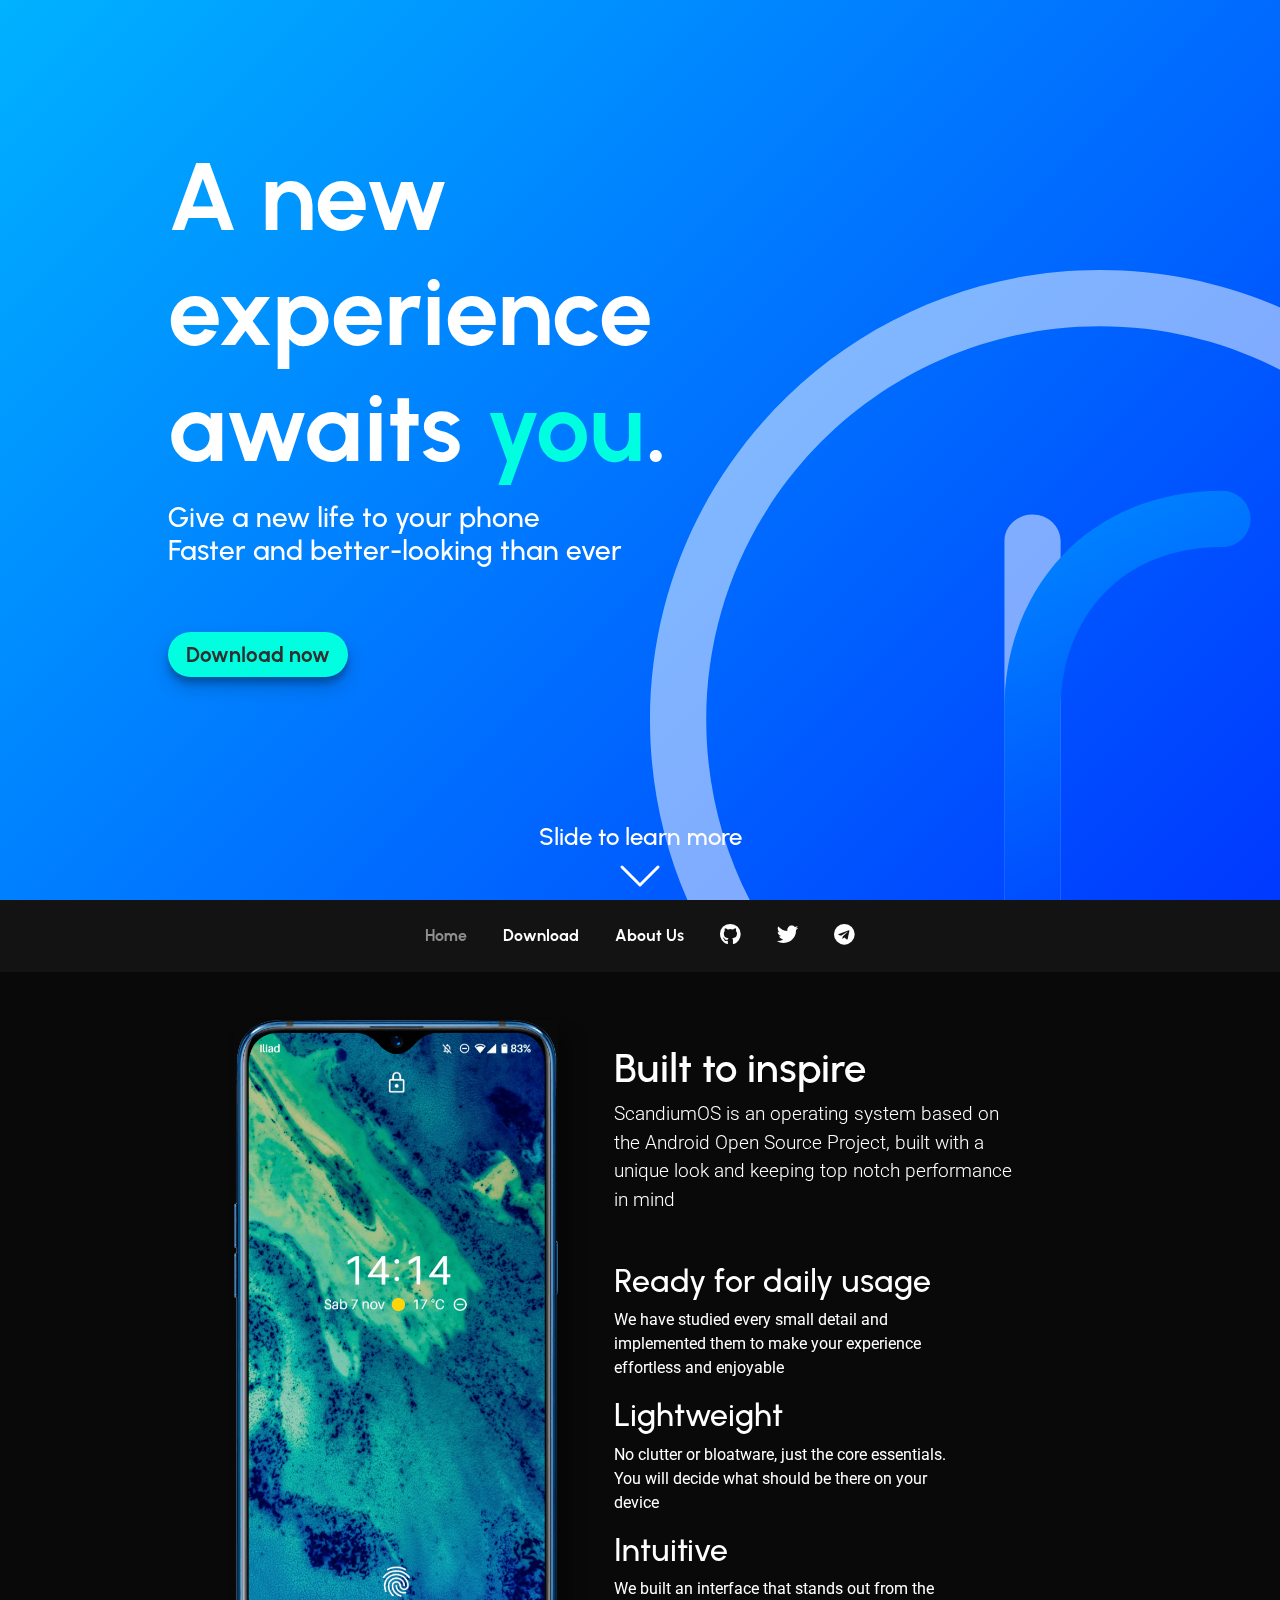
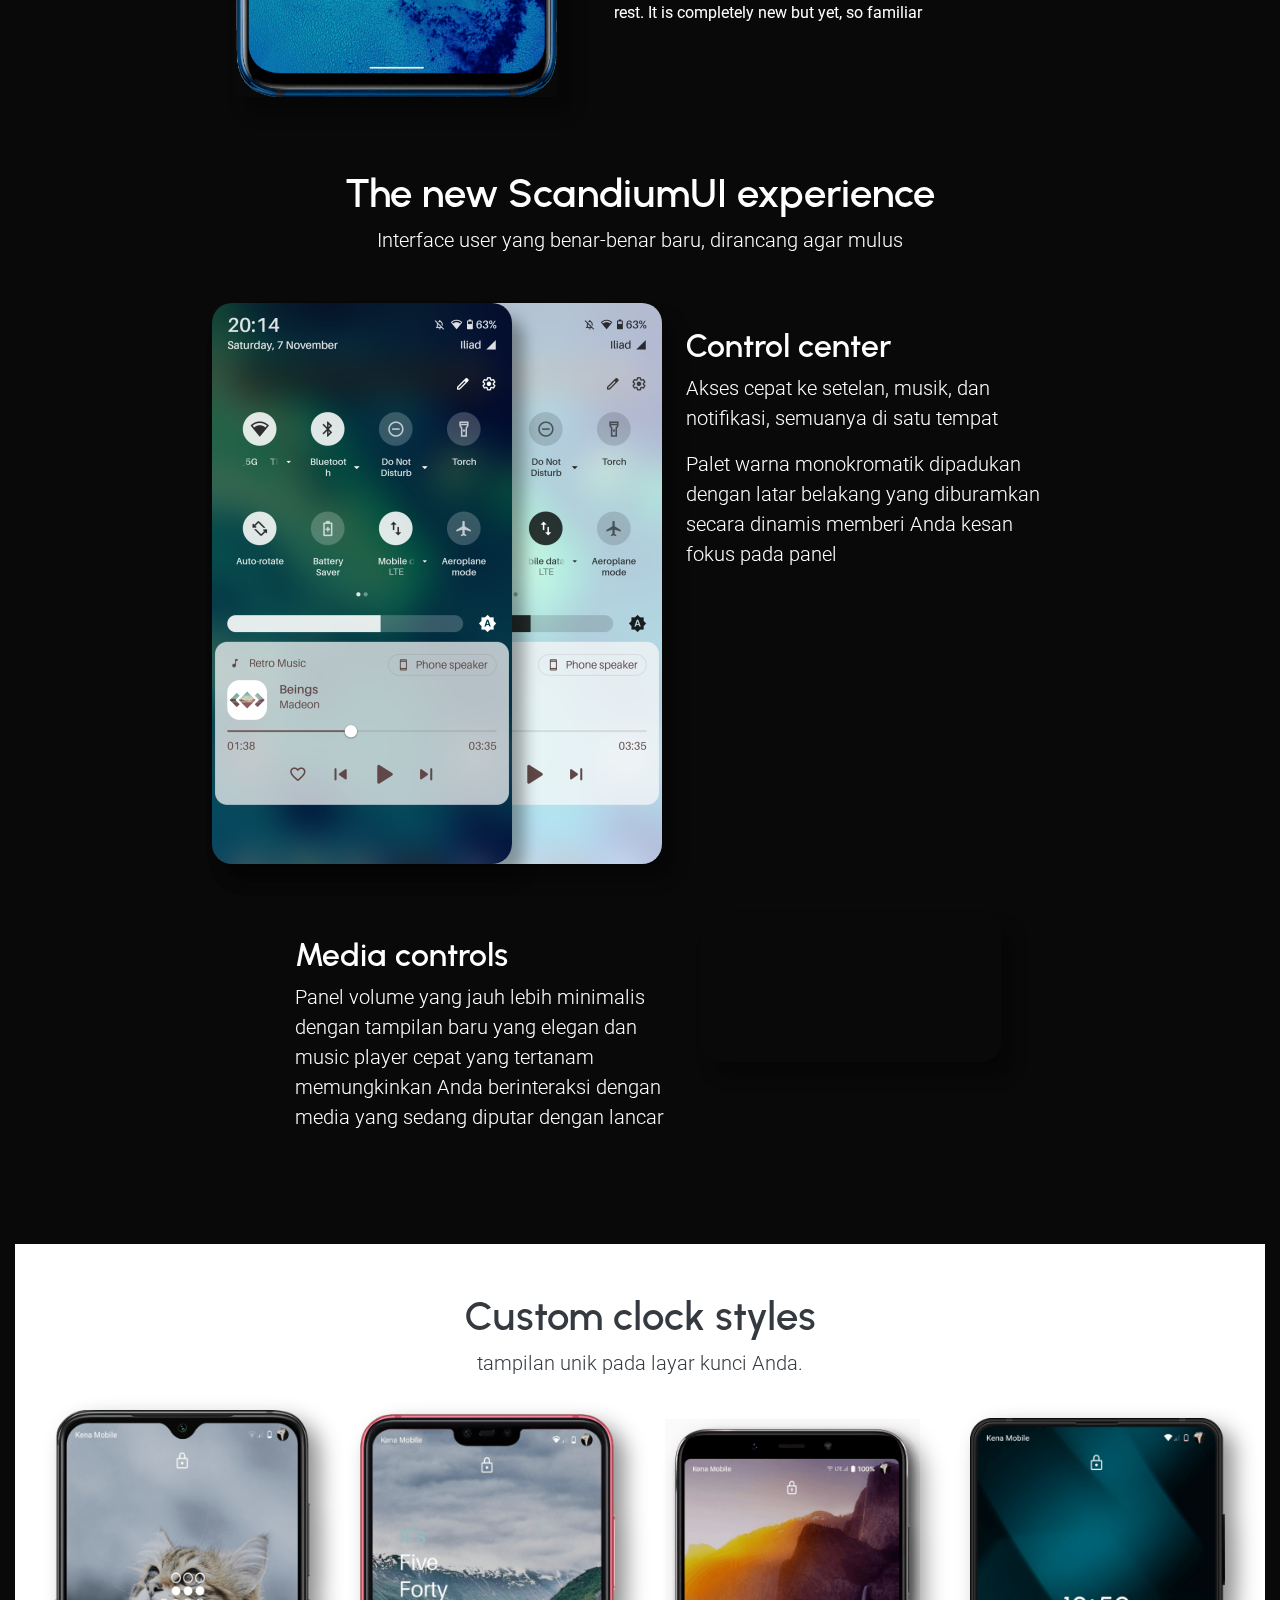
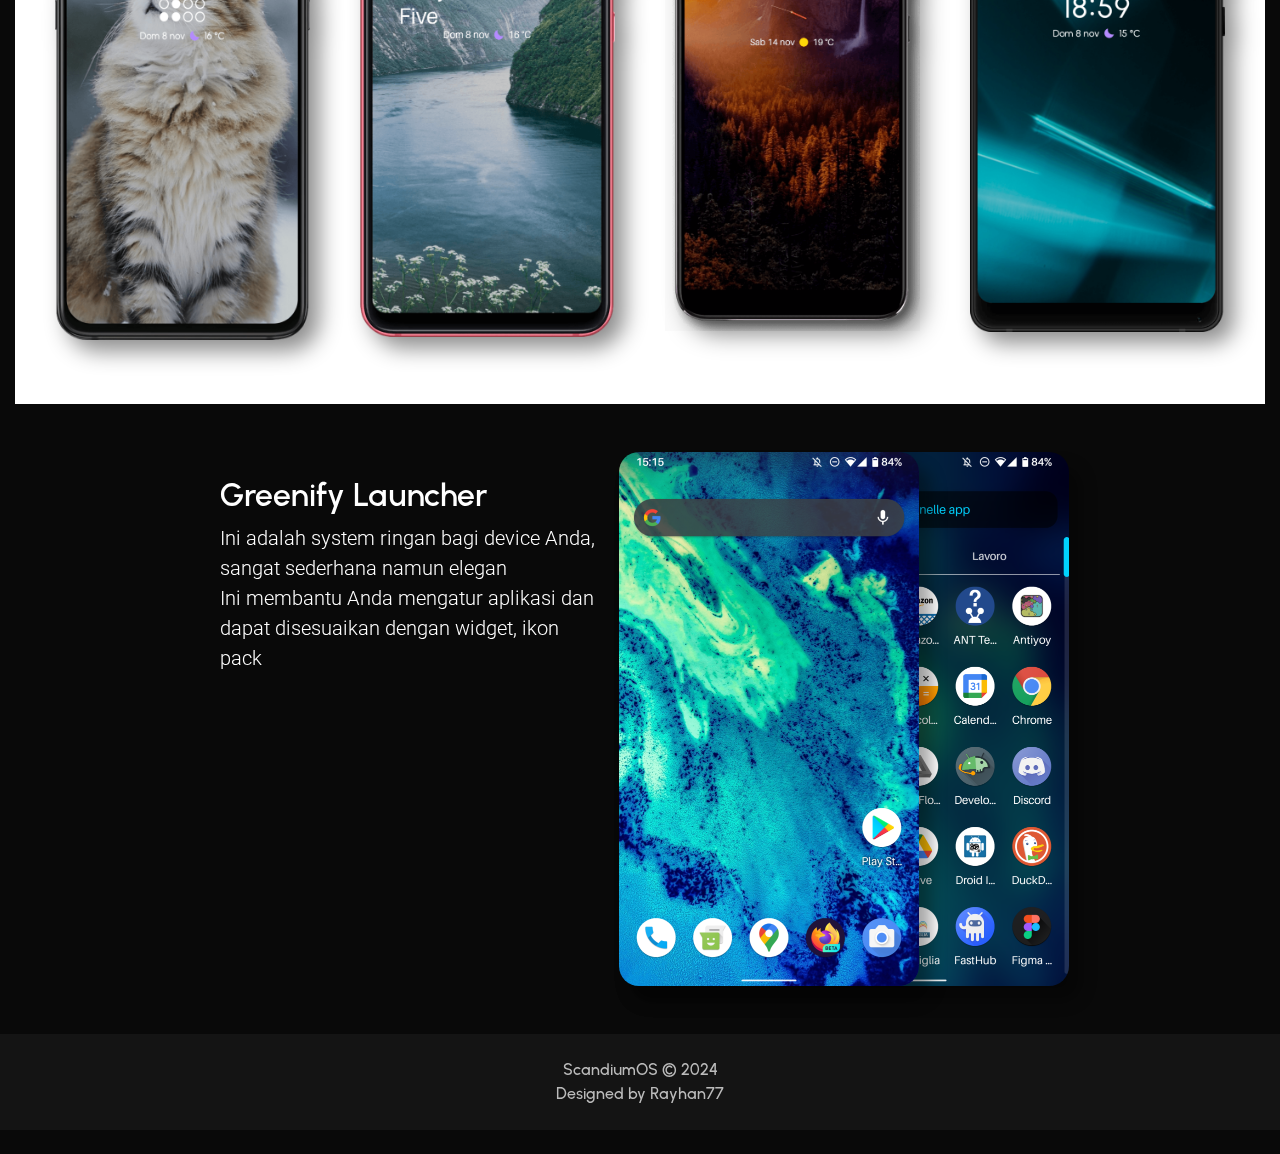
<file: index.html>
<!DOCTYPE html>
<html>

<head>
    <meta charset="utf-8">
    <meta name="viewport" content="width=device-width, initial-scale=1.0, shrink-to-fit=no">
    <title>ScandiumOS</title>
    <link rel="stylesheet" href="https://cdnjs.cloudflare.com/ajax/libs/twitter-bootstrap/4.5.3/css/bootstrap.min.css">
    <link rel="stylesheet" href="https://fonts.googleapis.com/css?family=Roboto">
    <link rel="stylesheet" href="https://use.fontawesome.com/releases/v5.12.0/css/all.css">
    <link rel="stylesheet" href="assets/css/styles.min.css?h=466152878eceede3f648d26bcb90bc5c">
</head>

<body class="text-white roboto bg-ultradark">
    <div class="container-fluid d-flex flex-column min-vh-100-mobile cover" id="cover">
        <div class="flex-fill" id="cover-top-spacer"></div>
        <div class="row center-768px" id="cover-text-container">
            <div class="col">
                <div class="display-1 urbanist-extrabold responsive-display-1"><span>A new</span><br>
<span>experience</span><br>
<span>awaits&nbsp;</span><span class="text-accent">you</span><span>.</span></div>
                <div class="urbanist-semibold h3 mt-3 mb-5"><span>Give a new life to your phone</span><br>
<span>Faster and better-looking than ever</span><span class="text-accent"></span><span></span><br>
</div><a class="gradient-btn mt-3" href="">Download now</a>
            </div>
        </div>
        <div class="d-flex flex-column flex-fill justify-content-end mx-auto">
            <div class="d-flex flex-column align-items-center align-items-xl-center" id="swipe-indicator-container" onclick="scrollToNavbar()"><span class="slide-text h4 urbanist-semibold mb-0">Slide to learn more</span><svg xmlns="http://www.w3.org/2000/svg" width="1em" height="1em" viewBox="0 0 16 16" fill="currentColor" class="bi bi-chevron-down" style="font-size: 48px;">
                    <path fill-rule="evenodd" d="M1.646 4.646a.5.5 0 0 1 .708 0L8 10.293l5.646-5.647a.5.5 0 0 1 .708.708l-6 6a.5.5 0 0 1-.708 0l-6-6a.5.5 0 0 1 0-.708z"></path>
                </svg></div>
        </div>
    </div>
    <nav class="navbar navbar-light navbar-expand-md sticky-top navigation-clean navbar-dark urbanist-extrabold" id="navbar-1">
        <div class="container"><button data-toggle="collapse" class="navbar-toggler" data-target="#navcol-2"><span class="sr-only">Toggle navigation</span><span class="navbar-toggler-icon"></span></button>
            <ul class="nav navbar-nav flex-row d-md-none">
                <li class="nav-item d-flex align-items-center"><a class="nav-link pt-0 pb-0" href="." target="_blank"><i class="fab fa-github fa-lg"></i></a></li>
                <li class="nav-item d-flex align-items-center"><a class="nav-link pt-0 pb-0" href="." target="_blank"><i class="fab fa-telegram fa-lg"></i></a></li>
            </ul>
            <div class="collapse navbar-collapse" id="navcol-2">
                <ul class="nav navbar-nav ml-auto mx-auto">
                    <li class="nav-item"><a class="nav-link active" href="/">Home</a></li>
                    <li class="nav-item"><a class="nav-link" href="">Download</a></li>
                    <li class="nav-item"><a class="nav-link" href="about.html">About Us</a></li>
                    <li class="nav-item d-none d-md-flex align-items-center"><a class="nav-link pt-0 pb-0" target="_blank"><i class="fab fa-github fa-lg"></i></a></li>
                    <li class="nav-item d-none d-md-flex align-items-center collapse"><a class="nav-link pt-0 pb-0" href="https://twitter.com/itsrevengeos" target="_blank"><i class="fab fa-twitter fa-lg"></i></a></li>
                    <li class="nav-item d-none d-md-flex align-items-center collapse"><a class="nav-link pt-0 pb-0" href="https://t.me/s/RevengeOSNews" target="_blank"><i class="fab fa-telegram fa-lg"></i></a></li>
                    <li class="nav-item dropdown"><a class="dropdown-toggle nav-link" data-toggle="dropdown" aria-expanded="false" href="#" style="display: none;">Dropdown </a>
                        <div class="dropdown-menu"><a class="dropdown-item" href="#">First Item</a><a class="dropdown-item" href="#">Second Item</a><a class="dropdown-item" href="#">Third Item</a></div>
                    </li>
                </ul>
            </div>
        </div>
    </nav>
    <div class="container mt-5 mb-5">
        <div class="justify-content-center row mt-5 mb-5">
            <div class="col side-img-container p-0 ml-3 mr-3"><img class="img-fluid img-shadow" src="assets/img/ui/lockscreen.png?h=3485650f9d17cb960ea3962d2dc929bc"></div>
            <div class="col-auto">
                <div class="mt-4 mb-4 ml-md-3 mr-md-3 ml-lg-4 mr-lg-4">
                    <h1 class="urbanist-bold">Built to inspire</h1>
                    <p class="lead" style="max-width: 410px;font-size: 19px;">ScandiumOS is an operating system based on the Android Open Source Project, built with a unique look and keeping top notch performance in mind</p>
                    <div class="mt-5">
                        <div class="text-left feature-card">
                            <h2 class="feature-card-heading">Ready for daily usage</h2>
                            <p>We have studied every small detail and implemented them to make your experience effortless and enjoyable</p>
                        </div>
                        <div class="text-left feature-card">
                            <h2 class="feature-card-heading">Lightweight</h2>
                            <p>No clutter or bloatware, just the core essentials. You will decide what should be there on your device</p>
                        </div>
                        <div class="text-left feature-card">
                            <h2 class="feature-card-heading">Intuitive</h2>
                            <p>We built an interface that stands out from the rest. It is completely new but yet, so familiar<br></p>
                        </div>
                    </div>
                </div>
            </div>
        </div>
    </div>
    <div id="revenge-ui" class="pt-4 pb-4 bg-black">
        <div class="container">
            <div id="scandiumui-header" class="ml-md-3 mr-md-3 ml-lg-4 mr-lg-4 ml-xl-5 mr-xl-5" style="text-align: center;">
                <h1 class="urbanist-bold">The new ScandiumUI experience</h1>
                <div class="lead">
                    <p>Interface user yang benar-benar baru, dirancang agar mulus<br></p>
                </div>
            </div>
            <div class="d-flex justify-content-center flex-wrap pb-5 mt-5" id="control-center">
                <div class="d-flex control-center-img-behind col p-0 ml-sm-2 mr-sm-2" id="design-img">
                    <div class="design-img-container p-0"><img class="img-fluid design-img" src="assets/img/ui/qs_dark.png?h=92b46f055ad9d3436677e953060c3920"></div>
                    <div class="spacer flex-grow-1"></div>
                </div>
                <div class="mt-4 ml-sm-3 mr-sm-3">
                    <h2 class="urbanist-bold">Control center</h2>
                    <div class="lead" style="max-width: 375px;">
                        <p>Akses cepat ke setelan, musik, dan notifikasi, semuanya di satu tempat</p>
                        <p>Palet warna monokromatik dipadukan dengan latar belakang yang diburamkan secara dinamis memberi Anda kesan fokus pada panel</p>
                 </div>
            </div>
            <div class="d-flex flex-row-reverse justify-content-center flex-wrap pb-5 mt-5" id="media-controls">
                <div class="design-img-container p-0"><video id="volume-video" class="design-img" width="100%" height="auto" loop="" playsinline="true" muted="" preload="metadata" autoplay="">
                        <source src="https://raw.githubusercontent.com/SayuZX/Documents/master/Videos/volume_dialog_light.mp4#t=3.0" type="video/mp4">
                    </video></div>
                <div class="mt-4 ml-sm-3 mr-sm-3">
                    <h2 class="urbanist-bold">Media controls</h2>
                    <div class="lead" style="max-width: 390px;">
                        <p>Panel volume yang jauh lebih minimalis dengan tampilan baru yang elegan dan music player cepat yang tertanam memungkinkan Anda berinteraksi dengan media yang sedang diputar dengan lancar</p>
                        <p></p>
                    </div>
                </div>
            </div>
        </div>
        <div id="lockscreen-clocks" class="pt-5 bg-white text-dark">
            <div class="container">
                <div class="text-center ml-md-3 mr-md-3 ml-lg-4 mr-lg-4 ml-xl-5 mr-xl-5" id="lockscreen-clocks-header">
                    <h1 class="urbanist-bold">Custom clock styles</h1>
                    <div class="lead">
                        <p> tampilan unik pada layar kunci Anda.<br></p>
                    </div>
                </div>
            </div>
            <div class="container scroll-clocks-view p-0 pb-3">
                <div class="d-flex justify-content-between align-items-center mt-3 mb-5">
                    <div class="scroll-spacer"></div>
                    <div class="lockscreen-clock-img-container"><img class="img-fluid" src="assets/img/clocks/000.png?h=cd9b7a9b9695c474ea904096101574bb"></div>
                    <div class="scroll-spacer"></div>
                    <div class="lockscreen-clock-img-container"><img class="img-fluid" src="assets/img/clocks/001.png?h=62cea42a5a260dbf3f9e526c486abd9a"></div>
                    <div class="scroll-spacer"></div>
                    <div class="lockscreen-clock-img-container"><img class="img-fluid" src="assets/img/clocks/004.png?h=ed223bfb026f212a1c16e70970aafc0a"></div>
                    <div class="scroll-spacer"></div>
                    <div class="lockscreen-clock-img-container"><img class="img-fluid" src="assets/img/clocks/003.png?h=ed223bfb026f212a1c16e70970aafc0a"></div>
                    <div class="scroll-spacer"></div>
                </div>
            </div>
        </div>
        <div class="container">
            <div class="d-flex flex-row-reverse justify-content-center flex-wrap pb-5 mt-5" id="launcher">
                <div class="d-flex launcher-img-behind col p-0 ml-sm-2 mr-sm-2" id="launcher-img">
                    <div class="design-img-container p-0"><img class="img-fluid design-img" src="assets/img/ui/home_dark.png?h=834db5dafcdcbb945523d2b6d932b1b7"></div>
                    <div class="spacer flex-grow-1"></div>
                </div>
                <div class="mt-4 ml-sm-3 mr-sm-3">
                    <h2 class="urbanist-bold">Greenify Launcher</h2>
                    <div class="lead" style="max-width: 375px;">
                        <p>Ini adalah system ringan bagi device Anda, sangat sederhana namun elegan<br>Ini membantu Anda mengatur aplikasi dan dapat disesuaikan dengan widget, ikon pack</p>
                        <p></p>
                    </div>
                </div>
            </div>
        </div>
    </div>
    <footer class="footer-basic bg-superdark p-4">
        <p class="copyright">ScandiumOS © 2024<br>Designed by Rayhan77</p>
    </footer>
</body>

</html>
</file>
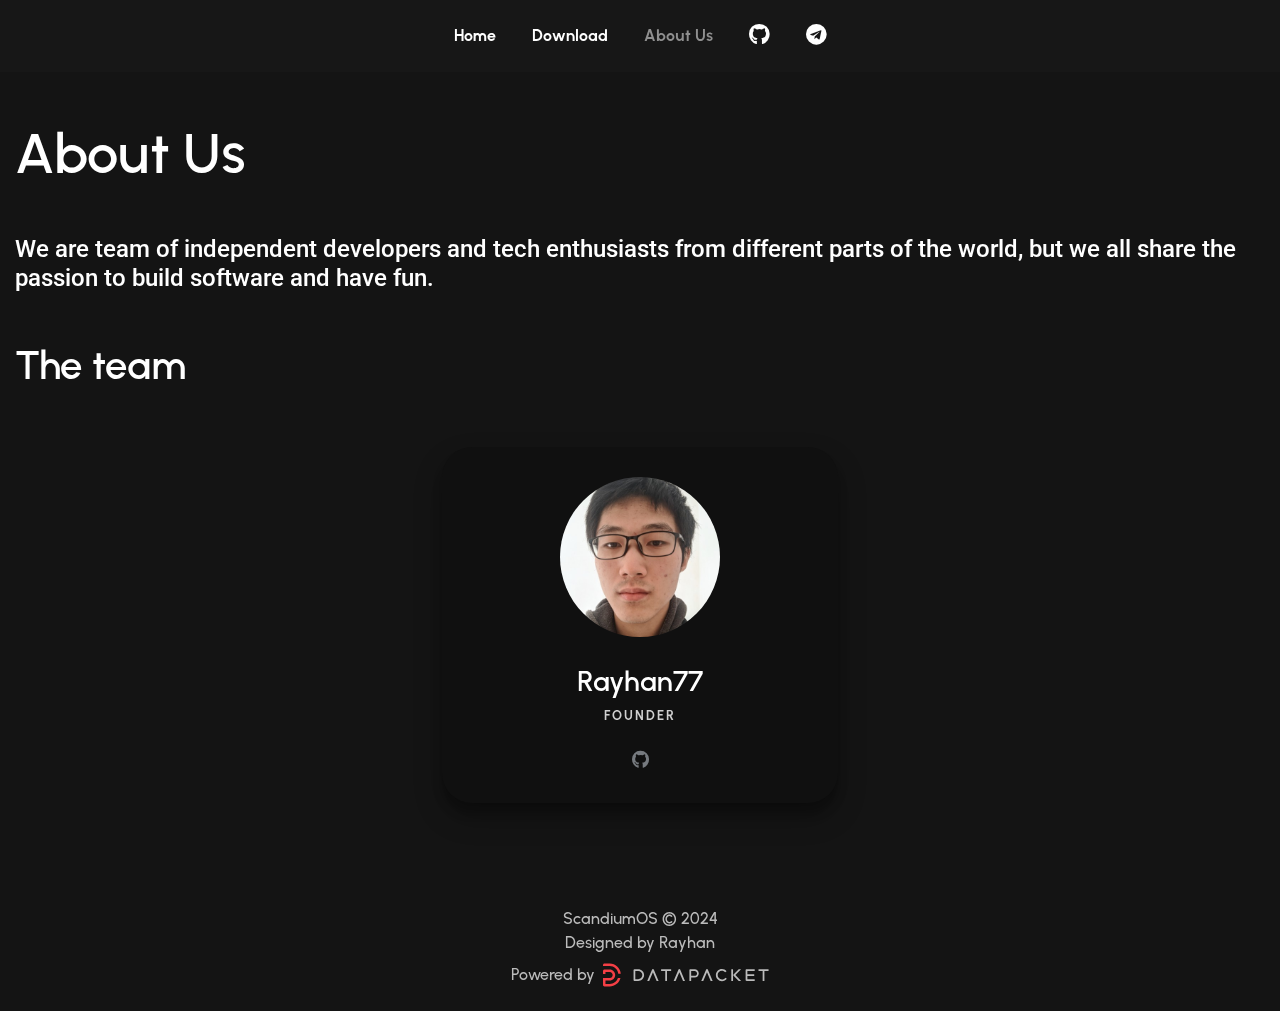
<file: about.html>
<!DOCTYPE html>
<html>

<head>
    <meta charset="utf-8">
    <meta name="viewport" content="width=device-width, initial-scale=1.0, shrink-to-fit=no">
    <title>ScandiumOS</title>
    <link rel="stylesheet" href="https://cdnjs.cloudflare.com/ajax/libs/twitter-bootstrap/4.5.3/css/bootstrap.min.css">
    <link rel="stylesheet" href="https://fonts.googleapis.com/css?family=Roboto">
    <link rel="stylesheet" href="https://use.fontawesome.com/releases/v5.12.0/css/all.css">
    <link rel="stylesheet" href="assets/css/styles.min.css?h=466152878eceede3f648d26bcb90bc5c">
</head>

<body class="bg-superdark text-white">
    <nav class="navbar navbar-light navbar-expand-md sticky-top navigation-clean navbar-dark urbanist-extrabold" id="navbar">
        <div class="container"><button data-toggle="collapse" class="navbar-toggler" data-target="#navcol-1"><span class="sr-only">Toggle navigation</span><span class="navbar-toggler-icon"></span></button>
            <ul class="nav navbar-nav flex-row d-md-none">
                <li class="nav-item d-flex align-items-center"><a class="nav-link pt-0 pb-0" href="." target="_blank"><i class="fab fa-github fa-lg"></i></a></li>
                <li class="nav-item d-flex align-items-center"><a class="nav-link pt-0 pb-0" href="." target="_blank"><i class="fab fa-telegram fa-lg"></i></a></li>
            </ul>
            <div class="collapse navbar-collapse" id="navcol-1">
                <ul class="nav navbar-nav ml-auto mx-auto">
                    <li class="nav-item"><a class="nav-link" href=".">Home</a></li>
                    <li class="nav-item"><a class="nav-link" href=".">Download</a></li>
                    <li class="nav-item"><a class="nav-link active" href="">About Us</a></li>
                    <li class="nav-item d-none d-md-flex align-items-center"><a class="nav-link pt-0 pb-0" href="." target="_blank"><i class="fab fa-github fa-lg"></i></a></li>
                    <li class="nav-item d-none d-md-flex align-items-center collapse"><a class="nav-link pt-0 pb-0" href="." target="_blank"><i class="fab fa-telegram fa-lg"></i></a></li>
                    <li class="nav-item dropdown"><a class="dropdown-toggle nav-link" data-toggle="dropdown" aria-expanded="false" href="#" style="display: none;">Dropdown </a>
                        <div class="dropdown-menu"><a class="dropdown-item" href="#">First Item</a><a class="dropdown-item" href="#">Second Item</a><a class="dropdown-item" href="#">Third Item</a></div>
                    </li>
                </ul>
            </div>
        </div>
    </nav>
    <div class="container mx-auto mt-5">
        <h1 class="display-4 urbanist-bold">About Us</h1>
        <p class="h4 mt-5">We are team of independent developers and tech enthusiasts from different parts of the world, but we all share the passion to build software and have fun.</p>
        <h1 class="urbanist-bold mt-5">The team</h1>
        <div class="team-boxed">
            <div class="row justify-content-around people">
                <div class="col-md-6 col-lg-4 item">
                    <div class="box"><img class="rounded-circle" src="assets/img/members/zhenxiang.jpg?h=268fabf27cae2df1ca7d0466143fadde">
                        <h3 class="name">Rayhan77</h3>
                        <p class="title">Founder</p>
                        <p class="description"></p>
                        <div class="social"><a href="https://github.com/SayuZX" target="_blank"><i class="fab fa-github"></i></a></div>
                    </div>
                </div>
            </div>
        </div>
    </div>
    <footer class="footer-basic bg-superdark p-4">
        <p class="copyright">ScandiumOS © 2024<br>Designed by Rayhan</p>
        <div class="d-xl-flex justify-content-xl-center mt-2"><span class="copyright mr-2">Powered by</span><img src="assets/img/packet.svg?h=baff99c143f2ae7a7de8d0203a8c6a53"></div>
    </footer>
</body>

</html>
</file>
<file: assets/css/styles.min.css>
@font-face{font-family:Urbanist;src:url(../../assets/fonts/Urbanist-Regular.woff) format('woff');font-weight:400;font-style:normal}@font-face{font-family:Urbanist-Bold;src:url(../../assets/fonts/Urbanist-Bold.woff) format('woff');font-weight:700;font-style:normal}@font-face{font-family:Urbanist-ExtraBold;src:url(../../assets/fonts/Urbanist-ExtraBold.woff) format('woff');font-weight:800;font-style:normal}@font-face{font-family:Urbanist-Regular;src:url(../../assets/fonts/Urbanist-Regular.woff) format('woff');font-weight:400;font-style:normal}@font-face{font-family:Urbanist-SemiBold;src:url(../../assets/fonts/Urbanist-SemiBold.woff) format('woff');font-weight:600;font-style:normal}.urbanist{font-family:Urbanist}.feature-card-heading,.urbanist-semibold{font-family:Urbanist-SemiBold}.name,.urbanist-bold{font-family:Urbanist-Bold}.title,.urbanist-extrabold{font-family:Urbanist-ExtraBold}.footer-basic{color:#4b4c4d}.footer-basic ul{padding:0;list-style:none;text-align:center;font-size:18px;line-height:1.6;margin-bottom:0}.footer-basic li{padding:0 10px}.footer-basic ul a{color:inherit;text-decoration:none;opacity:.8}.footer-basic ul a:hover,.team-boxed .social a:hover,.team-clean .social a:hover{opacity:1}.footer-basic .social,.team-boxed .item{text-align:center}.footer-basic .social>a{font-size:24px;width:40px;height:40px;line-height:40px;display:inline-block;text-align:center;border-radius:50%;border:1px solid #ccc;margin:0 8px;color:inherit;opacity:.75}.footer-basic .social>a:hover{opacity:.9}.footer-basic .copyright{text-align:center;color:#bbb;margin-bottom:0;font-family:Urbanist-SemiBold}.navigation-clean{background:#fff;padding-top:.75rem;padding-bottom:.75rem;color:#333;border-radius:0;box-shadow:none;border:none;margin-bottom:0}.navigation-clean .navbar-brand{font-weight:700;color:inherit}.navigation-clean .navbar-brand:hover{color:#222}.navigation-clean.navbar-dark .navbar-brand:hover{color:#f0f0f0}.navigation-clean .navbar-brand img{height:100%;display:inline-block;margin-right:10px;width:auto}.navigation-clean .navbar-toggler{border-color:#ddd;color:#888}.navigation-clean .navbar-toggler:focus,.navigation-clean .navbar-toggler:hover{background:0 0}.navigation-clean.navbar-dark .navbar-toggler{border-color:#555;color:#eee}.navigation-clean .form-inline,.navigation-clean .navbar-collapse{border-top-color:#ddd}.navigation-clean.navbar-dark .form-inline,.navigation-clean.navbar-dark .navbar-collapse{border-top-color:#333}.navigation-clean .navbar-nav>.active>a,.navigation-clean .navbar-nav>.show>a{background:0 0;box-shadow:none}.navigation-clean.navbar-dark .navbar-nav a.active,.navigation-clean.navbar-dark .navbar-nav a.active:focus,.navigation-clean.navbar-dark .navbar-nav a.active:hover,.navigation-clean.navbar-light .navbar-nav .nav-link.active,.navigation-clean.navbar-light .navbar-nav .nav-link.active:focus,.navigation-clean.navbar-light .navbar-nav .nav-link.active:hover{color:#8f8f8f;box-shadow:none;background:0 0;pointer-events:none}.navigation-clean.navbar .navbar-nav .nav-link{padding-left:18px;padding-right:18px}.navigation-clean.navbar-light .navbar-nav .nav-link{color:#465765}.navigation-clean.navbar-light .navbar-nav .nav-link:focus,.navigation-clean.navbar-light .navbar-nav .nav-link:hover{color:#37434d!important;background-color:transparent}.navigation-clean .navbar-nav>li>.dropdown-menu{margin-top:-5px;box-shadow:none;background-color:#fff;border-radius:2px}@media (min-width:768px){.navigation-clean{padding-top:1rem;padding-bottom:1rem}.navigation-clean .navbar-nav .show .dropdown-menu{box-shadow:0 4px 8px rgba(0,0,0,.1)}}.navigation-clean .dropdown-menu .dropdown-item,.navigation-clean .dropdown-menu .dropdown-item:focus{line-height:2;color:#37434d}.navigation-clean .dropdown-menu .dropdown-item:focus,.navigation-clean .dropdown-menu .dropdown-item:hover{background:#eee;color:inherit}.navigation-clean.navbar-dark{background-color:#181818;color:#fff}@supports (-webkit-backdrop-filter:blur(5px)) or (backdrop-filter:blur(5px)){.navigation-clean.navbar-dark{background-color:rgba(24,24,24,.7);backdrop-filter:blur(25px) saturate(160%);-webkit-backdrop-filter:blur(25px) saturate(160%)}}.navigation-clean.navbar-dark .navbar-nav .nav-link{color:#fff}.navigation-clean.navbar-dark .navbar-nav .nav-link:focus,.navigation-clean.navbar-dark .navbar-nav .nav-link:hover{color:#fff;background-color:transparent}.navigation-clean.navbar-dark .navbar-nav>li>.dropdown-menu{background-color:#1f2021}.navigation-clean.navbar-dark .dropdown-menu .dropdown-item,.navigation-clean.navbar-dark .dropdown-menu .dropdown-item:focus{color:#f2f5f8}.navigation-clean.navbar-dark .dropdown-menu .dropdown-item:focus,.navigation-clean.navbar-dark .dropdown-menu .dropdown-item:hover{background:#363739}.min-vh-100-mobile{min-height:100vh;min-height:calc(var(--vh,1vh) * 100)}.cover{background:url(../../assets/img/Logo%20alpha.svg?h=4b9069f011e40ba7b82b3c0f442b96e5) bottom -30vh right -30vh/auto 100% no-repeat,linear-gradient(135deg,#00b2ff,#0038ff) 0/auto 100% no-repeat}#cover-text-container{margin-left:11%;z-index:1000}.text-accent{color:#00ffe0}.gradient-btn{background:#00ffe0;border-radius:50px;padding:7px 18px;color:#303030!important;font-size:1.3em;display:inline-block;box-shadow:0 10px 20px rgba(0,0,0,.19),0 6px 6px rgba(0,0,0,.23);transition:1s cubic-bezier(.25,.8,.25,1);overflow:hidden;white-space:nowrap;font-family:Urbanist-ExtraBold}.gradient-btn:hover{text-decoration:none;color:inherit;box-shadow:0 17px 34px rgba(0,0,0,.25),0 14px 14px rgba(0,0,0,.22);transform:scale(1.02)}.cover-bg-overlay{display:none;background:url(Logo.svg) bottom -30vh right -30vh/auto 100vh no-repeat;opacity:.5}@media (max-width:768px){.center-768px{margin:0 auto!important}.responsive-display-1{font-size:14vw}}.slide-container{display:table-row;vertical-align:bottom;opacity:.85}.bg-ultradark{background-color:#090909}.bg-superdark{background-color:#141414}.container{max-width:1300px}.feature-card{text-align:center;max-width:350px}.feature-card-icon{width:64px;height:64px}.control-center-img-behind,.design-img,.img-shadow,.launcher-img-behind{box-shadow:12px 15px 15px rgba(0,0,0,.35)}.side-img-container{max-width:325px;min-width:250px}.control-center-img-behind,.design-img,.launcher-img-behind{border-radius:20px}.design-img-container{max-width:300px;min-width:180px}.spacer{min-width:120px;max-width:150px}.control-center-img-behind{background:url(../../assets/img/ui/qs_light.png?h=92b46f055ad9d3436677e953060c3920) right/auto 100% no-repeat;max-width:450px;min-width:300px}.launcher-img-behind{background:url(../../assets/img/ui/drawer_dark.png?h=a6183dae0ff88d3d1c84b50ec95fd890) right/auto 100% no-repeat;max-width:450px;min-width:300px}.lockscreen-clock-img-container{filter:drop-shadow(11px 11px 11px rgba(0, 0, 0, .45));-webkit-filter:drop-shadow(11px 11px 11px rgba(0, 0, 0, .45));max-width:255px;min-width:230px}.scroll-clocks-view::-webkit-scrollbar{display:none}.scroll-spacer{min-width:30px;height:1px;background:0 0}.scroll-clocks-view{overflow:auto;-ms-overflow-style:none;scrollbar-width:none}.bg-black{background:linear-gradient(rgba(0,0,0,.82),rgba(0,0,0,.82)) center/cover no-repeat fixed,url(../../assets/img/blur-bg.jpg?h=e03fb4101ee84597e3f0e74d9d82d342) center/cover no-repeat fixed}.navbar-toggler{border-color:rgba(238,238,238,0)!important;color:rgba(238,238,238,0)!important}.team-boxed{padding:50px 0}.team-boxed p,.team-clean p{color:#7d8285}.team-boxed h2,.team-clean h2{font-weight:700;margin-bottom:40px;padding-top:40px;color:inherit}.team-boxed .intro,.team-clean .intro{font-size:16px;max-width:500px;margin:0 auto}.team-boxed .intro p,.team-clean .intro p{margin-bottom:0}.team-boxed .item .box{text-align:center;padding:30px;margin-bottom:30px}.team-boxed .item .name,.team-clean .item .name{font-weight:700;margin-top:28px;margin-bottom:8px;color:inherit}.team-boxed .item .title,.team-clean .item .title{text-transform:uppercase;font-weight:700;color:#d0d0d0;letter-spacing:2px;font-size:13px}.team-boxed .item .description,.team-clean .item .description{font-size:15px;margin-top:15px;margin-bottom:20px}.team-boxed .item img,.team-clean .item img{max-width:160px}.team-boxed .social,.team-clean .social{font-size:18px;color:#a2a8ae}.team-boxed .social a,.team-clean .social a{color:inherit;margin:0 10px;display:inline-block;opacity:.7}.box{border-radius:30px;background-color:#101010;box-shadow:0 14px 28px rgba(0,0,0,.25),0 10px 10px rgba(0,0,0,.22)}.team-clean{color:#313437;background-color:#fff}@media (max-width:767px){.navigation-clean .navbar-nav .show .dropdown-menu .dropdown-item{color:#37434d;padding-top:.8rem;padding-bottom:.8rem;line-height:1}.navigation-clean.navbar-dark .navbar-nav .show .dropdown-menu .dropdown-item{color:#fff}.team-boxed h2,.team-clean h2{margin-bottom:25px;padding-top:25px;font-size:24px}}.team-clean .people{padding-bottom:40px}.team-clean .item{text-align:center;padding-top:50px}
</file>
